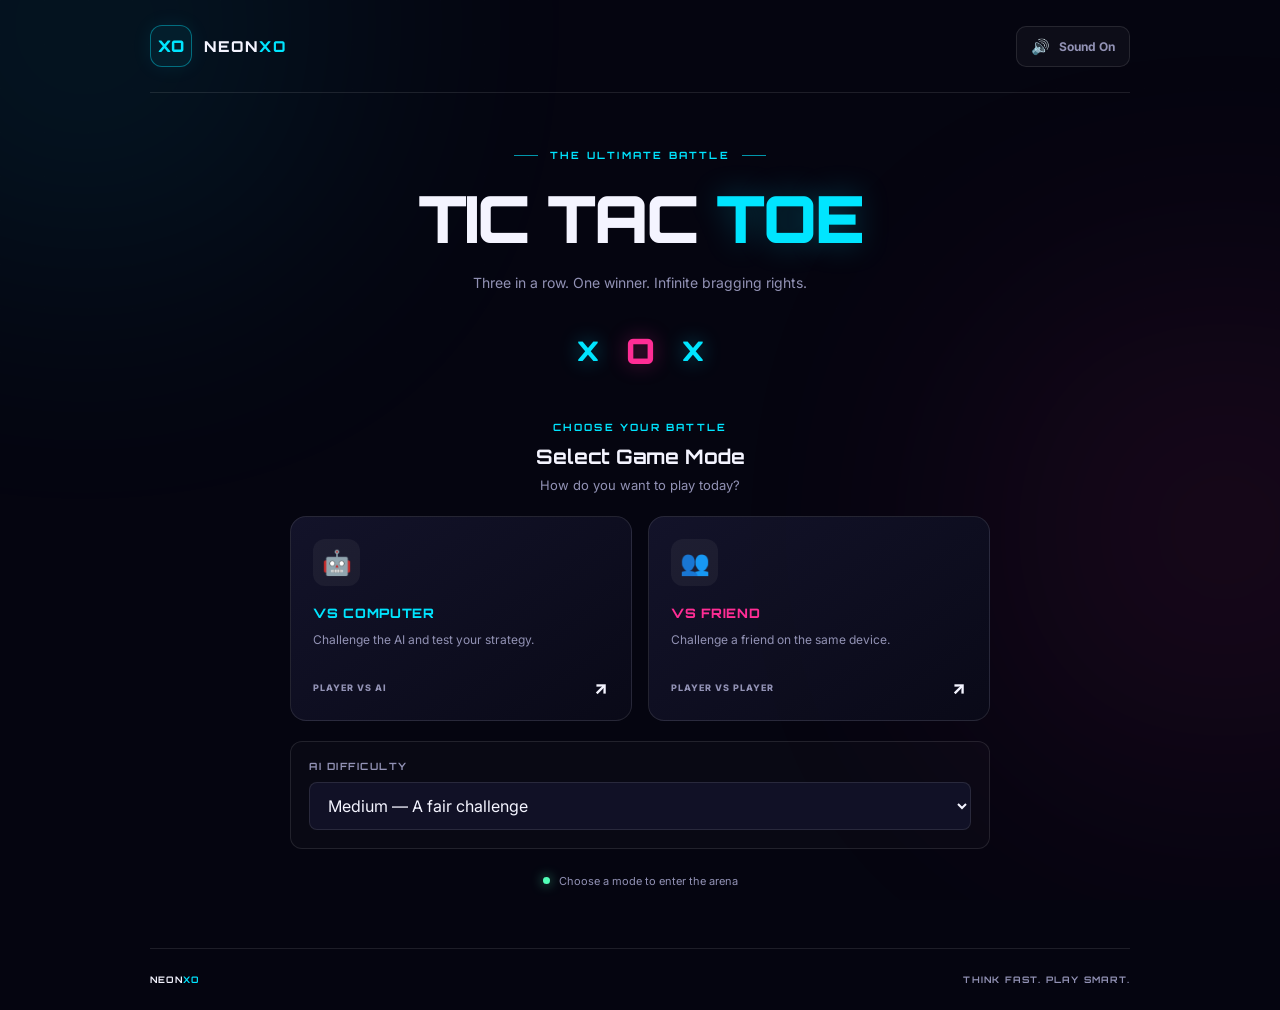
<file: index.html>
<!DOCTYPE html>
<html lang="en">
<head>
  <meta charset="UTF-8">
  <meta name="viewport" content="width=device-width, initial-scale=1.0">
  <meta name="theme-color" content="#050510">
  <meta name="description" content="XO Overdrive — a neon Tic Tac Toe game.">
  <title>XO Overdrive</title>

  <link rel="preconnect" href="https://fonts.googleapis.com">
  <link rel="preconnect" href="https://fonts.gstatic.com" crossorigin>
  <link href="https://fonts.googleapis.com/css2?family=Orbitron:wght@400;500;600;700;800;900&family=Inter:wght@400;500;600;700&display=swap" rel="stylesheet">

  <link rel="stylesheet" href="./tictactoe.css">
</head>

<body>
  <div class="background-effects" aria-hidden="true">
    <div class="glow glow-blue"></div>
    <div class="glow glow-pink"></div>
    <div class="grid-overlay"></div>
  </div>

  <main class="app">
    <header class="topbar">
      <a class="brand" href="#" aria-label="XO Overdrive home">
        <span class="brand-mark">XO</span>
        <span class="brand-name">NEON<span>XO</span></span>
      </a>

      <button
        id="muteBtn"
        class="sound-btn"
        type="button"
        aria-pressed="false"
        aria-label="Mute sound"
      >
        <span id="soundIcon">🔊</span>
        <span id="soundLabel">Sound On</span>
      </button>
    </header>

    <!-- Main menu -->
    <section id="modeScreen" class="screen mode-screen">
      <div class="hero">
        <div class="eyebrow">
          <span class="eyebrow-line"></span>
          THE ULTIMATE BATTLE
          <span class="eyebrow-line"></span>
        </div>

        <h1 class="hero-title">
          TIC TAC <span>TOE</span>
        </h1>

        <p class="hero-description">
          Three in a row. One winner. Infinite bragging rights.
        </p>

        <div class="hero-decoration" aria-hidden="true">
          <span class="deco-x">X</span>
          <span class="deco-o">O</span>
          <span class="deco-x">X</span>
        </div>
      </div>

      <div class="mode-heading">
        <span class="section-kicker">CHOOSE YOUR BATTLE</span>
        <h2>Select Game Mode</h2>
        <p>How do you want to play today?</p>
      </div>

      <div class="mode-cards">
        <button id="aiModeBtn" class="mode-card ai-card" type="button">
          <span class="mode-card-icon">🤖</span>
          <span class="mode-card-title">VS COMPUTER</span>
          <span class="mode-card-description">
            Challenge the AI and test your strategy.
          </span>
          <span class="mode-card-footer">
            <span>PLAYER VS AI</span>
            <span class="arrow">↗</span>
          </span>
        </button>

        <button id="humanModeBtn" class="mode-card human-card" type="button">
          <span class="mode-card-icon">👥</span>
          <span class="mode-card-title">VS FRIEND</span>
          <span class="mode-card-description">
            Challenge a friend on the same device.
          </span>
          <span class="mode-card-footer">
            <span>PLAYER VS PLAYER</span>
            <span class="arrow">↗</span>
          </span>
        </button>
      </div>

      <div class="difficulty-panel">
        <label for="difficulty">AI DIFFICULTY</label>
        <select id="difficulty">
          <option value="easy">Easy — Just for fun</option>
          <option value="medium" selected>Medium — A fair challenge</option>
          <option value="hard">Hard — Unbeatable strategy</option>
        </select>
      </div>

      <p class="menu-hint">
        <span class="hint-dot"></span>
        Choose a mode to enter the arena
      </p>
    </section>

    <!-- Game screen -->
    <section id="gameScreen" class="screen game-screen" hidden>
      <div class="game-heading">
        <div>
          <div class="section-kicker">THE ARENA IS YOURS</div>
          <h1 class="game-title">XO <span>ARENA</span></h1>
          <p id="modeLabel" class="mode-label">PLAYER VS COMPUTER</p>
        </div>

        <button id="backToMenuBtn" class="icon-btn" type="button" aria-label="Back to menu" title="Back to menu">
          ←
        </button>
      </div>

      <div class="scoreboard">
        <div class="score-card score-x">
          <span class="score-symbol">X</span>
          <span class="score-player">PLAYER X</span>
          <strong id="xScore">0</strong>
        </div>

        <div class="score-card score-draw">
          <span class="score-symbol">＝</span>
          <span class="score-player">DRAWS</span>
          <strong id="drawScore">0</strong>
        </div>

        <div class="score-card score-o">
          <span class="score-symbol">O</span>
          <span id="oLabel" class="score-player">PLAYER O</span>
          <strong id="oScore">0</strong>
        </div>
      </div>

      <div class="arena">
        <div class="arena-top">
          <div class="live-indicator">
            <span class="live-dot"></span>
            LIVE MATCH
          </div>
          <span class="arena-tag">BEST OF YOUR STRATEGY</span>
        </div>

        <p id="status" class="status" aria-live="polite">
          Player X's turn
        </p>

        <div id="board" class="board" role="group" aria-label="Tic Tac Toe board">
          <button class="cell" data-index="0" type="button" aria-label="Row 1, column 1"></button>
          <button class="cell" data-index="1" type="button" aria-label="Row 1, column 2"></button>
          <button class="cell" data-index="2" type="button" aria-label="Row 1, column 3"></button>
          <button class="cell" data-index="3" type="button" aria-label="Row 2, column 1"></button>
          <button class="cell" data-index="4" type="button" aria-label="Row 2, column 2"></button>
          <button class="cell" data-index="5" type="button" aria-label="Row 2, column 3"></button>
          <button class="cell" data-index="6" type="button" aria-label="Row 3, column 1"></button>
          <button class="cell" data-index="7" type="button" aria-label="Row 3, column 2"></button>
          <button class="cell" data-index="8" type="button" aria-label="Row 3, column 3"></button>
        </div>

        <div class="board-legend">
          <span><i class="legend-x">X</i> PLAYER X</span>
          <span class="legend-divider"></span>
          <span><i class="legend-o">O</i> PLAYER O</span>
        </div>
      </div>

      <div class="game-actions">
        <button id="newRoundBtn" class="primary-btn" type="button">
          <span>↻</span> New Round
        </button>
        <button id="changeModeBtn" class="secondary-btn" type="button">
          Change Mode
        </button>
        <button id="resetScoresBtn" class="secondary-btn reset-btn" type="button">
          Reset Scores
        </button>
      </div>

      <!-- Background music -->
      <section class="music-panel" aria-label="Background music">
        <div class="music-info">
          <span class="music-icon">♫</span>
          <div>
            <span class="music-kicker">ARENA SOUNDTRACK</span>
            <p>Background Music</p>
            <span id="musicStatus" class="music-status" aria-live="polite">
              Starts when your game begins
            </span>
          </div>
        </div>

        <div class="music-controls">
          <button id="musicToggleBtn" class="music-toggle" type="button">
            ▶ Play Music
          </button>
          <label class="volume-control" for="musicVolume">
            <span>VOL</span>
            <input id="musicVolume" type="range" min="0" max="100" value="30">
          </label>
        </div>
      </section>

      <audio id="backgroundMusic" preload="auto" loop>
        <source src="./music.mp3" type="audio/mpeg">
        Your browser does not support audio.
      </audio>

      <section class="stats-section">
        <div class="section-heading">
          <div>
            <span class="section-kicker">YOUR PERFORMANCE</span>
            <h2>Match Statistics</h2>
          </div>
          <span class="stats-icon">▥</span>
        </div>

        <div class="stats-grid">
          <div class="stat-card">
            <span>Total Games</span>
            <strong id="totalGames">0</strong>
          </div>
          <div class="stat-card">
            <span>X Wins</span>
            <strong id="xWinsStat" class="text-blue">0</strong>
          </div>
          <div class="stat-card">
            <span>O Wins</span>
            <strong id="oWinsStat" class="text-pink">0</strong>
          </div>
          <div class="stat-card">
            <span>Draws</span>
            <strong id="drawsStat">0</strong>
          </div>
          <div class="stat-card stat-wide">
            <span>Player X Win Rate</span>
            <strong id="winRateStat">0%</strong>
          </div>
        </div>
      </section>

      <section class="history-section">
        <div class="section-heading">
          <div>
            <span class="section-kicker">RECENT BATTLES</span>
            <h2>Match History</h2>
          </div>
          <button id="clearHistoryBtn" class="text-btn" type="button">
            Clear history
          </button>
        </div>

        <div id="historyList" class="history-list">
          <div class="empty-history">
            <span>⌁</span>
            <p>No matches recorded yet.</p>
            <small>Your recent results will appear here.</small>
          </div>
        </div>
      </section>
    </section>

    <footer class="footer">
      <span>NEON<span class="footer-x">XO</span></span>
      <span>THINK FAST. PLAY SMART.</span>
    </footer>
  </main>

  <!-- Win / draw celebration -->
  <div id="celebration" class="celebration-overlay" hidden>
    <div class="confetti-layer" id="confettiLayer" aria-hidden="true"></div>

    <section class="celebration-card" role="dialog" aria-modal="true" aria-labelledby="celebrationTitle">
      <button id="celebrationCloseBtn" class="celebration-close" type="button" aria-label="Close celebration">
        ×
      </button>

      <div id="celebrationIcon" class="celebration-icon">🏆</div>
      <span id="celebrationEyebrow" class="celebration-eyebrow">VICTORY</span>
      <h2 id="celebrationTitle">PLAYER X WINS!</h2>
      <p id="celebrationMessage">An incredible move. The arena is yours.</p>

      <button id="playAgainBtn" class="primary-btn celebration-play-btn" type="button">
        Play Again <span>↗</span>
      </button>
    </section>
  </div>

  <script src="./tictactoe.js"></script>
</body>
</html>
</file>
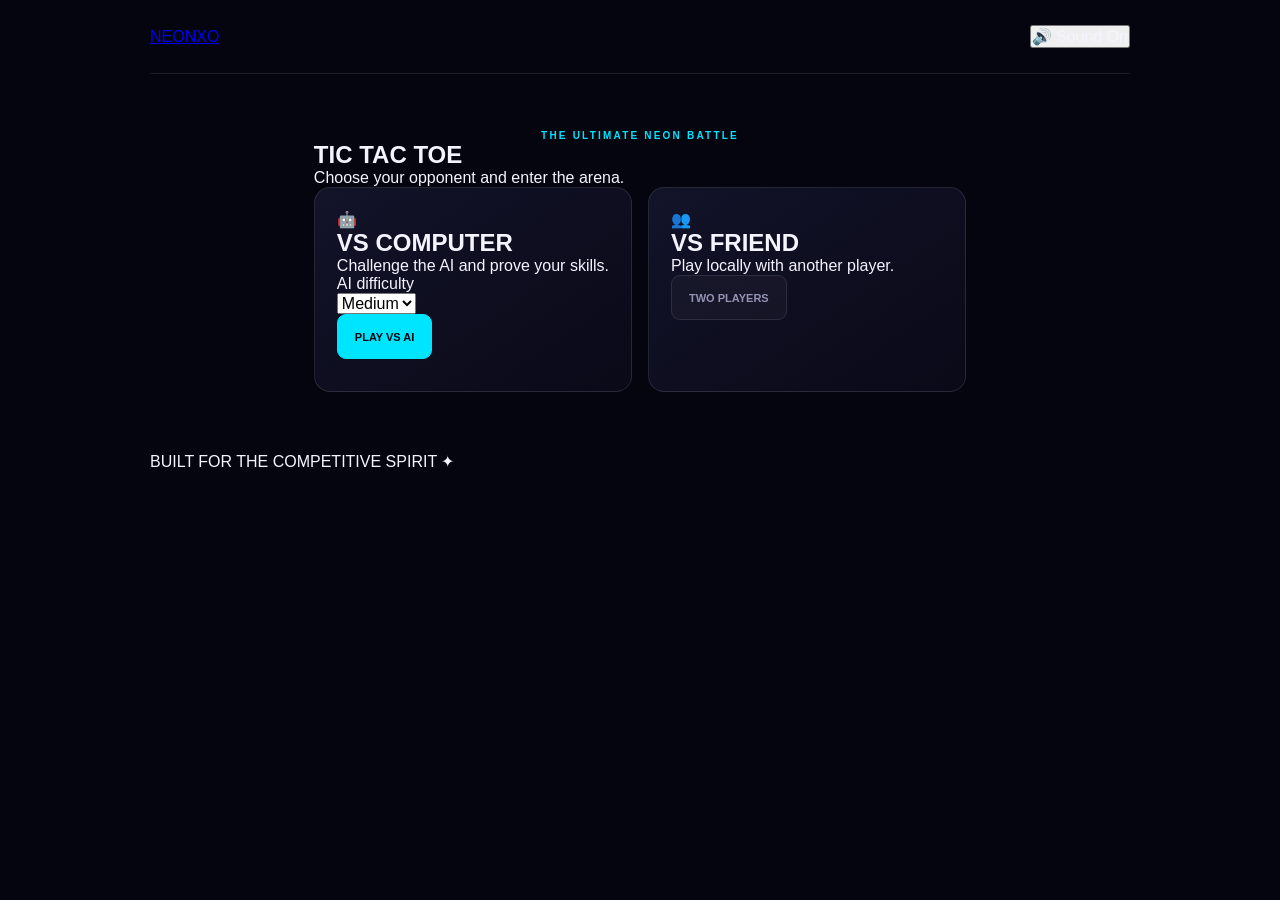
<file: tictactoe.html>
<!DOCTYPE html>
<html lang="en">
<head>
    <meta charset="UTF-8" />
    <meta name="viewport" content="width=device-width, initial-scale=1.0" />
    <title>Neon Tic Tac Toe</title>
    <link rel="stylesheet" href="./tictactoe.css" />
</head>
<body>
    <main class="app">
        <header class="topbar">
            <a class="logo" href="#">NEON<span>XO</span></a>
            <button id="muteBtn" class="mute-btn" type="button" aria-pressed="false">
                🔊 Sound On
            </button>
        </header>

        <section id="modeScreen" class="mode-screen">
            <p class="eyebrow">THE ULTIMATE NEON BATTLE</p>
            <h1>TIC TAC <span>TOE</span></h1>
            <p class="subtitle">Choose your opponent and enter the arena.</p>

            <div class="mode-cards">
                <article class="mode-card">
                    <div class="mode-icon">🤖</div>
                    <h2>VS COMPUTER</h2>
                    <p>Challenge the AI and prove your skills.</p>

                    <label for="difficulty">AI difficulty</label>
                    <select id="difficulty">
                        <option value="easy">Easy</option>
                        <option value="medium" selected>Medium</option>
                        <option value="hard">Hard</option>
                    </select>

                    <button id="aiModeBtn" class="primary-btn" type="button">
                        PLAY VS AI
                    </button>
                </article>

                <article class="mode-card">
                    <div class="mode-icon">👥</div>
                    <h2>VS FRIEND</h2>
                    <p>Play locally with another player.</p>
                    <div class="mode-spacer"></div>
                    <button id="humanModeBtn" class="secondary-btn" type="button">
                        TWO PLAYERS
                    </button>
                </article>
            </div>
        </section>

        <section id="gameScreen" class="game-screen" hidden>
            <div class="game-heading">
                <p class="eyebrow">THE BATTLE IS ON</p>
                <h1>NEON <span>ARENA</span></h1>
                <p id="modeLabel" class="subtitle">VS COMPUTER</p>
            </div>

            <div class="scoreboard">
                <div class="score-card x-score">
                    <span class="player-label">PLAYER X</span>
                    <strong id="xScore">0</strong>
                </div>
                <div class="score-card draw-score">
                    <span class="player-label">DRAWS</span>
                    <strong id="drawScore">0</strong>
                </div>
                <div class="score-card o-score">
                    <span class="player-label" id="oLabel">PLAYER O</span>
                    <strong id="oScore">0</strong>
                </div>
            </div>

            <div class="arena">
                <p id="status" class="status" aria-live="polite">PLAYER X'S TURN</p>

                <div id="board" class="board" role="group" aria-label="Tic Tac Toe board">
                    <button class="cell" data-index="0" aria-label="Cell 1"></button>
                    <button class="cell" data-index="1" aria-label="Cell 2"></button>
                    <button class="cell" data-index="2" aria-label="Cell 3"></button>
                    <button class="cell" data-index="3" aria-label="Cell 4"></button>
                    <button class="cell" data-index="4" aria-label="Cell 5"></button>
                    <button class="cell" data-index="5" aria-label="Cell 6"></button>
                    <button class="cell" data-index="6" aria-label="Cell 7"></button>
                    <button class="cell" data-index="7" aria-label="Cell 8"></button>
                    <button class="cell" data-index="8" aria-label="Cell 9"></button>
                </div>

                <div class="game-actions">
                    <button id="newRoundBtn" class="primary-btn" type="button">
                        ↻ NEW ROUND
                    </button>
                    <button id="changeModeBtn" class="secondary-btn" type="button">
                        CHANGE MODE
                    </button>
                    <button id="resetScoresBtn" class="text-btn" type="button">
                        RESET STATS
                    </button>
                </div>
            </div>

            <section class="stats-section">
                <div class="section-heading">
                    <div>
                        <p class="eyebrow">YOUR PERFORMANCE</p>
                        <h2>GAME <span>STATS</span></h2>
                    </div>
                    <span id="totalGames" class="total-badge">0 GAMES</span>
                </div>

                <div class="stats-grid">
                    <article class="stat-card">
                        <span>PLAYER X WINS</span>
                        <strong id="xWinsStat">0</strong>
                    </article>
                    <article class="stat-card">
                        <span>PLAYER O WINS</span>
                        <strong id="oWinsStat">0</strong>
                    </article>
                    <article class="stat-card">
                        <span>DRAWS</span>
                        <strong id="drawsStat">0</strong>
                    </article>
                    <article class="stat-card">
                        <span>X WIN RATE</span>
                        <strong id="winRateStat">0%</strong>
                    </article>
                </div>

                <div class="history-panel">
                    <div class="history-heading">
                        <h3>RECENT MATCHES</h3>
                        <button id="clearHistoryBtn" class="text-btn" type="button">
                            CLEAR HISTORY
                        </button>
                    </div>
                    <ul id="historyList" class="history-list">
                        <li class="empty-history">Your completed matches will appear here.</li>
                    </ul>
                </div>
            </section>
        </section>

        <footer>BUILT FOR THE COMPETITIVE SPIRIT <span>✦</span></footer>
    </main>

    <div id="celebration" class="celebration" hidden>
        <div class="celebration-card">
            <div id="celebrationIcon" class="celebration-icon">🏆</div>
            <p id="celebrationEyebrow" class="eyebrow">MATCH COMPLETE</p>
            <h2 id="celebrationTitle">VICTORY!</h2>
            <p id="celebrationMessage">Amazing game!</p>
            <div class="celebration-actions">
                <button id="playAgainBtn" class="primary-btn" type="button">
                    PLAY AGAIN
                </button>
                <button id="celebrationCloseBtn" class="secondary-btn" type="button">
                    VIEW STATS
                </button>
            </div>
        </div>
        <div id="confettiLayer" class="confetti-layer" aria-hidden="true"></div>
    </div>

    <script src="./tictactoe.js"></script>
</body>
</html>
</file>
<file: tictactoe.css>
:root {
  --bg: #050510;
  --panel: #0d0d20;
  --panel-light: #12122a;
  --blue: #00e5ff;
  --pink: #ff2d95;
  --purple: #a855f7;
  --text: #f4f4ff;
  --muted: #9292b5;
  --border: rgba(255, 255, 255, 0.1);
  --green: #52ffb8;
}

* {
  box-sizing: border-box;
  margin: 0;
  padding: 0;
}

html {
  min-height: 100%;
  scroll-behavior: smooth;
}

body {
  min-height: 100vh;
  background: var(--bg);
  color: var(--text);
  font-family: "Inter", sans-serif;
  overflow-x: hidden;
}

button,
select,
input {
  font: inherit;
}

button {
  color: inherit;
}

button:focus-visible,
select:focus-visible,
input:focus-visible {
  outline: 2px solid var(--blue);
  outline-offset: 4px;
}

button:disabled {
  cursor: not-allowed;
}

[hidden] {
  display: none !important;
}

.background-effects {
  position: fixed;
  inset: 0;
  overflow: hidden;
  pointer-events: none;
  z-index: -1;
}

.glow {
  position: absolute;
  width: 430px;
  height: 430px;
  border-radius: 50%;
  filter: blur(140px);
  opacity: 0.12;
}

.glow-blue {
  top: -190px;
  left: -130px;
  background: var(--blue);
}

.glow-pink {
  right: -160px;
  top: 35%;
  background: var(--pink);
}

.grid-overlay {
  position: absolute;
  inset: 0;
  opacity: 0.15;
  background-image:
    linear-gradient(rgba(255, 255, 255, 0.025) 1px, transparent 1px),
    linear-gradient(90deg, rgba(255, 255, 255, 0.025) 1px, transparent 1px);
  background-size: 44px 44px;
  mask-image: linear-gradient(to bottom, black, transparent 90%);
}

.app {
  width: min(100% - 36px, 980px);
  margin: 0 auto;
  min-height: 100vh;
  display: flex;
  flex-direction: column;
}

.topbar {
  display: flex;
  align-items: center;
  justify-content: space-between;
  padding: 25px 0;
  border-bottom: 1px solid var(--border);
}

.brand {
  display: inline-flex;
  align-items: center;
  gap: 12px;
  color: var(--text);
  text-decoration: none;
}

.brand-mark {
  width: 42px;
  height: 42px;
  display: grid;
  place-items: center;
  border: 1px solid rgba(0, 229, 255, 0.4);
  border-radius: 12px;
  color: var(--blue);
  background: rgba(0, 229, 255, 0.06);
  font-family: "Orbitron", sans-serif;
  font-weight: 900;
  box-shadow: 0 0 20px rgba(0, 229, 255, 0.08);
}

.brand-name {
  font-family: "Orbitron", sans-serif;
  font-weight: 800;
  letter-spacing: 2px;
  font-size: 15px;
}

.brand-name span {
  color: var(--blue);
}

.sound-btn {
  display: inline-flex;
  align-items: center;
  gap: 9px;
  padding: 10px 14px;
  border: 1px solid var(--border);
  border-radius: 10px;
  background: rgba(255, 255, 255, 0.035);
  color: var(--muted);
  font-size: 12px;
  font-weight: 700;
  cursor: pointer;
  transition: 0.2s ease;
}

.sound-btn:hover {
  border-color: rgba(0, 229, 255, 0.4);
  color: var(--text);
}

.sound-btn #soundIcon {
  font-size: 15px;
}

.screen {
  width: 100%;
  animation: screenIn 0.45s ease both;
}

.mode-screen {
  max-width: 700px;
  margin: 0 auto;
  padding: 56px 0 60px;
}

.hero {
  text-align: center;
}

.eyebrow,
.section-kicker {
  color: var(--blue);
  font-family: "Orbitron", sans-serif;
  font-size: 10px;
  font-weight: 700;
  letter-spacing: 2.2px;
}

.eyebrow {
  display: flex;
  justify-content: center;
  align-items: center;
  gap: 12px;
}

.eyebrow-line {
  width: 24px;
  height: 1px;
  background: var(--blue);
  opacity: 0.65;
}

.hero-title {
  margin-top: 20px;
  font-family: "Orbitron", sans-serif;
  font-size: clamp(36px, 8vw, 65px);
  font-weight: 900;
  letter-spacing: -2px;
  line-height: 1.15;
}

.hero-title span {
  color: var(--blue);
  text-shadow: 0 0 30px rgba(0, 229, 255, 0.25);
}

.hero-description {
  margin-top: 15px;
  color: var(--muted);
  font-size: 14px;
  line-height: 1.7;
}

.hero-decoration {
  height: 72px;
  display: flex;
  justify-content: center;
  align-items: center;
  gap: 27px;
  margin: 20px 0 28px;
  font-family: "Orbitron", sans-serif;
  font-size: 27px;
  font-weight: 900;
}

.deco-x {
  color: var(--blue);
  text-shadow: 0 0 20px rgba(0, 229, 255, 0.4);
}

.deco-o {
  color: var(--pink);
  text-shadow: 0 0 20px rgba(255, 45, 149, 0.4);
  font-size: 35px;
}

.mode-heading {
  text-align: center;
  margin-bottom: 23px;
}

.mode-heading h2,
.section-heading h2 {
  margin-top: 9px;
  font-family: "Orbitron", sans-serif;
  font-size: 20px;
  font-weight: 700;
}

.mode-heading p {
  margin-top: 8px;
  color: var(--muted);
  font-size: 13px;
}

.mode-cards {
  display: grid;
  grid-template-columns: repeat(2, minmax(0, 1fr));
  gap: 16px;
}

.mode-card {
  min-height: 205px;
  padding: 22px;
  display: flex;
  flex-direction: column;
  align-items: flex-start;
  text-align: left;
  border: 1px solid var(--border);
  border-radius: 16px;
  background: linear-gradient(145deg, rgba(20, 20, 43, 0.94), rgba(10, 10, 24, 0.94));
  cursor: pointer;
  transition: transform 0.25s ease, border-color 0.25s ease, box-shadow 0.25s ease;
}

.mode-card:hover {
  transform: translateY(-4px);
}

.ai-card:hover {
  border-color: rgba(0, 229, 255, 0.55);
  box-shadow: 0 10px 40px rgba(0, 229, 255, 0.07);
}

.human-card:hover {
  border-color: rgba(255, 45, 149, 0.55);
  box-shadow: 0 10px 40px rgba(255, 45, 149, 0.07);
}

.mode-card-icon {
  width: 47px;
  height: 47px;
  display: grid;
  place-items: center;
  border-radius: 12px;
  background: rgba(255, 255, 255, 0.05);
  font-size: 24px;
}

.mode-card-title {
  margin-top: 19px;
  font-family: "Orbitron", sans-serif;
  font-size: 13px;
  font-weight: 800;
  letter-spacing: 0.7px;
}

.ai-card .mode-card-title {
  color: var(--blue);
}

.human-card .mode-card-title {
  color: var(--pink);
}

.mode-card-description {
  margin-top: 9px;
  color: var(--muted);
  font-size: 12px;
  line-height: 1.6;
}

.mode-card-footer {
  display: flex;
  width: 100%;
  align-items: center;
  justify-content: space-between;
  margin-top: auto;
  padding-top: 18px;
  color: var(--muted);
  font-size: 9px;
  font-weight: 800;
  letter-spacing: 1px;
}

.mode-card-footer .arrow {
  font-size: 18px;
  color: var(--text);
}

.difficulty-panel {
  display: flex;
  flex-direction: column;
  gap: 10px;
  margin-top: 20px;
  padding: 18px;
  border: 1px solid var(--border);
  border-radius: 12px;
  background: rgba(255, 255, 255, 0.02);
}

.difficulty-panel label {
  color: var(--muted);
  font-family: "Orbitron", sans-serif;
  font-size: 10px;
  font-weight: 700;
  letter-spacing: 1.5px;
}

.difficulty-panel select {
  width: 100%;
  padding: 12px 14px;
  border: 1px solid var(--border);
  border-radius: 8px;
  background: #111126;
  color: var(--text);
  cursor: pointer;
}

.menu-hint {
  display: flex;
  justify-content: center;
  align-items: center;
  gap: 9px;
  margin-top: 25px;
  color: var(--muted);
  font-size: 11px;
}

.hint-dot,
.live-dot {
  width: 7px;
  height: 7px;
  display: inline-block;
  border-radius: 50%;
  background: var(--green);
  box-shadow: 0 0 12px rgba(82, 255, 184, 0.7);
}

.game-screen {
  max-width: 720px;
  margin: 0 auto;
  padding: 38px 0 55px;
}

.game-heading {
  display: flex;
  align-items: center;
  justify-content: space-between;
  gap: 15px;
  margin-bottom: 23px;
}

.game-title {
  margin-top: 7px;
  font-family: "Orbitron", sans-serif;
  font-size: clamp(26px, 5vw, 35px);
  font-weight: 900;
  letter-spacing: -1px;
}

.game-title span {
  color: var(--blue);
}

.mode-label {
  margin-top: 7px;
  color: var(--muted);
  font-size: 10px;
  font-weight: 700;
  letter-spacing: 1.3px;
}

.icon-btn {
  width: 42px;
  height: 42px;
  border: 1px solid var(--border);
  border-radius: 10px;
  background: rgba(255, 255, 255, 0.035);
  color: var(--muted);
  font-size: 23px;
  cursor: pointer;
  transition: 0.2s ease;
}

.icon-btn:hover {
  color: var(--blue);
  border-color: var(--blue);
}

.scoreboard {
  display: grid;
  grid-template-columns: repeat(3, minmax(0, 1fr));
  gap: 12px;
  margin-bottom: 17px;
}

.score-card {
  min-width: 0;
  padding: 17px 10px;
  display: flex;
  flex-direction: column;
  align-items: center;
  gap: 6px;
  border: 1px solid var(--border);
  border-radius: 12px;
  background: rgba(13, 13, 32, 0.88);
}

.score-symbol {
  font-family: "Orbitron", sans-serif;
  font-size: 23px;
  font-weight: 900;
}

.score-x .score-symbol,
.text-blue {
  color: var(--blue);
}

.score-o .score-symbol,
.text-pink {
  color: var(--pink);
}

.score-draw .score-symbol {
  color: var(--purple);
}

.score-player {
  max-width: 100%;
  overflow-wrap: anywhere;
  color: var(--muted);
  font-size: 9px;
  font-weight: 800;
  letter-spacing: 1px;
  text-align: center;
}

.score-card strong {
  font-family: "Orbitron", sans-serif;
  font-size: 25px;
}

.arena {
  padding: 20px;
  border: 1px solid var(--border);
  border-radius: 16px;
  background: linear-gradient(150deg, rgba(15, 15, 35, 0.98), rgba(8, 8, 20, 0.98));
}

.arena-top {
  display: flex;
  align-items: center;
  justify-content: space-between;
  gap: 12px;
}

.live-indicator {
  display: flex;
  align-items: center;
  gap: 8px;
  color: var(--green);
  font-size: 9px;
  font-weight: 800;
  letter-spacing: 1.2px;
}

.arena-tag {
  color: var(--muted);
  font-size: 8px;
  font-weight: 700;
  letter-spacing: 0.8px;
  text-align: right;
}

.status {
  min-height: 27px;
  display: grid;
  place-items: center;
  margin: 22px 0 16px;
  color: var(--text);
  font-family: "Orbitron", sans-serif;
  font-size: 13px;
  font-weight: 700;
  text-align: center;
}

.board {
  width: min(100%, 390px);
  margin: 0 auto;
  display: grid;
  grid-template-columns: repeat(3, minmax(0, 1fr));
  gap: 10px;
}

.cell {
  aspect-ratio: 1;
  display: grid;
  place-items: center;
  border: 1px solid rgba(255, 255, 255, 0.1);
  border-radius: 12px;
  background: rgba(255, 255, 255, 0.025);
  font-family: "Orbitron", sans-serif;
  font-size: clamp(35px, 9vw, 58px);
  font-weight: 900;
  cursor: pointer;
  transition: background 0.2s ease, border-color 0.2s ease, transform 0.2s ease;
}

.cell:not(:disabled):hover {
  border-color: rgba(0, 229, 255, 0.5);
  background: rgba(0, 229, 255, 0.05);
}

.cell:disabled {
  cursor: default;
}

.cell.mark-x {
  color: var(--blue);
  text-shadow: 0 0 22px rgba(0, 229, 255, 0.25);
  animation: markIn 0.2s ease;
}

.cell.mark-o {
  color: var(--pink);
  text-shadow: 0 0 22px rgba(255, 45, 149, 0.25);
  animation: markIn 0.2s ease;
}

.cell.winning-cell {
  border-color: var(--green);
  background: rgba(82, 255, 184, 0.09);
  box-shadow: inset 0 0 22px rgba(82, 255, 184, 0.07), 0 0 15px rgba(82, 255, 184, 0.06);
}

.board-legend {
  display: flex;
  justify-content: center;
  align-items: center;
  gap: 18px;
  margin-top: 19px;
  color: var(--muted);
  font-size: 9px;
  font-weight: 800;
  letter-spacing: 1px;
}

.board-legend span {
  display: flex;
  align-items: center;
  gap: 6px;
}

.board-legend i {
  font-family: "Orbitron", sans-serif;
  font-size: 12px;
  font-style: normal;
}

.legend-x {
  color: var(--blue);
}

.legend-o {
  color: var(--pink);
}

.legend-divider {
  width: 1px;
  height: 14px;
  background: var(--border);
}

.game-actions {
  display: flex;
  flex-wrap: wrap;
  gap: 10px;
  margin-top: 15px;
}

.primary-btn,
.secondary-btn {
  min-height: 45px;
  padding: 12px 17px;
  display: inline-flex;
  align-items: center;
  justify-content: center;
  gap: 9px;
  border-radius: 9px;
  font-size: 11px;
  font-weight: 800;
  cursor: pointer;
  transition: transform 0.2s ease, background 0.2s ease, border-color 0.2s ease;
}

.primary-btn {
  border: 1px solid var(--blue);
  background: var(--blue);
  color: #040410;
}

.primary-btn:hover {
  transform: translateY(-2px);
  background: #62f0ff;
  box-shadow: 0 5px 22px rgba(0, 229, 255, 0.15);
}

.primary-btn span {
  font-size: 16px;
}

.secondary-btn {
  border: 1px solid var(--border);
  background: rgba(255, 255, 255, 0.03);
  color: var(--muted);
}

.secondary-btn:hover {
  border-color: rgba(255, 255, 255, 0.28);
  color: var(--text);
}

.reset-btn:hover {
  border-color: rgba(255, 45, 149, 0.5);
  color: var(--pink);
}

/* Background music panel */
.music-panel {
  display: flex;
  flex-wrap: wrap;
  align-items: center;
  justify-content: space-between;
  gap: 18px;
  margin-top: 18px;
  padding: 18px;
  border: 1px solid rgba(168, 85, 247, 0.22);
  border-radius: 13px;
  background: linear-gradient(120deg, rgba(168, 85, 247, 0.07), rgba(13, 13, 32, 0.8));
}

.music-info {
  display: flex;
  align-items: center;
  gap: 13px;
}

.music-icon {
  width: 43px;
  height: 43px;
  display: grid;
  place-items: center;
  border: 1px solid rgba(168, 85, 247, 0.35);
  border-radius: 11px;
  background: rgba(168, 85, 247, 0.1);
  color: #c084fc;
  font-size: 25px;
}

.music-kicker {
  color: #c084fc;
  font-family: "Orbitron", sans-serif;
  font-size: 9px;
  font-weight: 800;
  letter-spacing: 1.4px;
}

.music-info p {
  margin-top: 5px;
  font-size: 12px;
  font-weight: 700;
}

.music-status {
  display: inline-block;
  margin-top: 5px;
  color: var(--muted);
  font-size: 10px;
}

.music-controls {
  display: flex;
  align-items: center;
  flex-wrap: wrap;
  gap: 16px;
}

.music-toggle {
  padding: 10px 13px;
  border: 1px solid rgba(168, 85, 247, 0.4);
  border-radius: 8px;
  background: rgba(168, 85, 247, 0.12);
  color: #d8b4fe;
  font-size: 10px;
  font-weight: 800;
  cursor: pointer;
  transition: 0.2s ease;
}

.music-toggle:hover {
  border-color: #c084fc;
  background: rgba(168, 85, 247, 0.2);
}

.volume-control {
  display: flex;
  align-items: center;
  gap: 9px;
  color: var(--muted);
  font-size: 9px;
  font-weight: 800;
}

.volume-control input {
  width: 78px;
  accent-color: #c084fc;
  cursor: pointer;
}

.stats-section,
.history-section {
  margin-top: 32px;
}

.section-heading {
  display: flex;
  align-items: center;
  justify-content: space-between;
  gap: 12px;
  margin-bottom: 16px;
}

.section-heading h2 {
  font-size: 17px;
}

.stats-icon {
  color: var(--blue);
  font-size: 23px;
}

.stats-grid {
  display: grid;
  grid-template-columns: repeat(4, minmax(0, 1fr));
  gap: 10px;
}

.stat-card {
  min-width: 0;
  display: flex;
  flex-direction: column;
  gap: 10px;
  padding: 16px;
  border: 1px solid var(--border);
  border-radius: 11px;
  background: rgba(13, 13, 32, 0.75);
}

.stat-card > span {
  color: var(--muted);
  font-size: 10px;
}

.stat-card strong {
  font-family: "Orbitron", sans-serif;
  font-size: 22px;
}

.stat-wide {
  grid-column: span 4;
  flex-direction: row;
  align-items: center;
  justify-content: space-between;
}

.stat-wide strong {
  color: var(--blue);
}

.text-btn {
  border: none;
  background: transparent;
  color: var(--muted);
  font-size: 10px;
  cursor: pointer;
}

.text-btn:hover {
  color: var(--pink);
}

.history-list {
  display: flex;
  flex-direction: column;
  gap: 9px;
}

.empty-history {
  padding: 30px 15px;
  display: flex;
  flex-direction: column;
  align-items: center;
  border: 1px dashed var(--border);
  border-radius: 12px;
  text-align: center;
}

.empty-history > span {
  color: var(--purple);
  font-size: 25px;
}

.empty-history p {
  margin-top: 9px;
  font-size: 12px;
  font-weight: 700;
}

.empty-history small {
  margin-top: 6px;
  color: var(--muted);
  font-size: 10px;
}

.history-item {
  display: flex;
  align-items: center;
  justify-content: space-between;
  gap: 15px;
  padding: 14px 16px;
  border: 1px solid var(--border);
  border-radius: 10px;
  background: rgba(13, 13, 32, 0.7);
}

.history-main {
  display: flex;
  align-items: center;
  gap: 12px;
  min-width: 0;
}

.history-badge {
  width: 36px;
  height: 36px;
  flex: 0 0 auto;
  display: grid;
  place-items: center;
  border-radius: 10px;
  background: rgba(255, 255, 255, 0.05);
  font-family: "Orbitron", sans-serif;
  font-weight: 900;
}

.history-badge.x {
  color: var(--blue);
  background: rgba(0, 229, 255, 0.08);
}

.history-badge.o {
  color: var(--pink);
  background: rgba(255, 45, 149, 0.08);
}

.history-badge.draw {
  color: var(--purple);
  background: rgba(168, 85, 247, 0.08);
}

.history-title {
  font-size: 11px;
  font-weight: 700;
}

.history-meta {
  margin-top: 5px;
  color: var(--muted);
  font-size: 9px;
  line-height: 1.5;
}

.history-result {
  flex: 0 0 auto;
  color: var(--muted);
  font-size: 9px;
  font-weight: 800;
  text-align: right;
}

.history-result.win {
  color: var(--green);
}

.history-result.draw {
  color: var(--purple);
}

.footer {
  display: flex;
  justify-content: space-between;
  gap: 15px;
  margin-top: auto;
  padding: 25px 0;
  border-top: 1px solid var(--border);
  color: var(--muted);
  font-family: "Orbitron", sans-serif;
  font-size: 9px;
  font-weight: 700;
  letter-spacing: 1.2px;
}

.footer > span:first-child {
  color: var(--text);
}

.footer-x {
  color: var(--blue);
}

/* Celebration modal */
.celebration-overlay {
  position: fixed;
  inset: 0;
  z-index: 20;
  display: grid;
  place-items: center;
  overflow: hidden;
  padding: 20px;
  background: rgba(2, 2, 12, 0.84);
  backdrop-filter: blur(9px);
}

.celebration-card {
  position: relative;
  z-index: 2;
  width: min(100%, 410px);
  padding: 38px 28px 30px;
  border: 1px solid rgba(0, 229, 255, 0.24);
  border-radius: 20px;
  background: linear-gradient(150deg, #15152f, #090918);
  text-align: center;
  box-shadow: 0 20px 90px rgba(0, 0, 0, 0.45);
  animation: celebrationIn 0.35s ease both;
}

.celebration-close {
  position: absolute;
  top: 12px;
  right: 14px;
  width: 30px;
  height: 30px;
  border: 1px solid var(--border);
  border-radius: 8px;
  background: transparent;
  color: var(--muted);
  font-size: 21px;
  cursor: pointer;
}

.celebration-close:hover {
  color: var(--text);
}

.celebration-icon {
  margin-bottom: 14px;
  font-size: 54px;
}

.celebration-eyebrow {
  color: var(--blue);
  font-family: "Orbitron", sans-serif;
  font-size: 10px;
  font-weight: 800;
  letter-spacing: 2px;
}

.celebration-card h2 {
  margin-top: 12px;
  font-family: "Orbitron", sans-serif;
  font-size: clamp(22px, 6vw, 30px);
  font-weight: 900;
}

.celebration-card p {
  margin-top: 12px;
  color: var(--muted);
  font-size: 12px;
  line-height: 1.7;
}

.celebration-play-btn {
  width: 100%;
  margin-top: 25px;
}

.confetti-layer {
  position: absolute;
  inset: 0;
  overflow: hidden;
  pointer-events: none;
}

.confetti {
  position: absolute;
  top: -20px;
  width: 7px;
  height: 12px;
  background: var(--confetti-color, var(--blue));
  opacity: 0.9;
  animation: confettiFall var(--fall-duration, 3s) linear forwards;
}

@keyframes screenIn {
  from {
    opacity: 0;
    transform: translateY(10px);
  }
  to {
    opacity: 1;
    transform: translateY(0);
  }
}

@keyframes markIn {
  from {
    opacity: 0;
    transform: scale(0.6);
  }
  to {
    opacity: 1;
    transform: scale(1);
  }
}

@keyframes celebrationIn {
  from {
    opacity: 0;
    transform: scale(0.92) translateY(10px);
  }
  to {
    opacity: 1;
    transform: scale(1) translateY(0);
  }
}

@keyframes confettiFall {
  to {
    transform: translate3d(var(--drift, 0px), 105vh, 0) rotate(720deg);
    opacity: 0;
  }
}

@media (max-width: 650px) {
  .app {
    width: min(100% - 28px, 520px);
  }

  .topbar {
    padding: 18px 0;
  }

  .mode-screen {
    padding: 42px 0;
  }

  .hero-title {
    letter-spacing: -1.5px;
  }

  .mode-cards {
    gap: 11px;
  }

  .mode-card {
    min-height: 215px;
    padding: 15px;
  }

  .mode-card-title {
    font-size: 11px;
  }

  .mode-card-description {
    font-size: 11px;
  }

  .game-screen {
    padding-top: 28px;
  }

  .arena {
    padding: 14px;
  }

  .board {
    gap: 7px;
  }

  .cell {
    border-radius: 9px;
  }

  .game-actions {
    display: grid;
    grid-template-columns: 1fr 1fr;
  }

  .game-actions .primary-btn {
    grid-column: span 2;
  }

  .game-actions .secondary-btn {
    padding-inline: 8px;
  }

  .stats-grid {
    grid-template-columns: repeat(2, minmax(0, 1fr));
  }

  .stat-wide {
    grid-column: span 2;
  }

  .music-panel {
    align-items: flex-start;
  }

  .music-controls {
    width: 100%;
    justify-content: space-between;
  }

  .footer {
    font-size: 8px;
  }
}

@media (max-width: 380px) {
  .brand-name {
    font-size: 12px;
  }

  .sound-btn {
    padding: 9px;
    font-size: 10px;
  }

  .mode-cards {
    grid-template-columns: 1fr;
  }

  .mode-card {
    min-height: 180px;
  }

  .arena-tag {
    font-size: 7px;
  }

  .history-item {
    padding: 12px 10px;
  }
}

@media (prefers-reduced-motion: reduce) {
  *,
  *::before,
  *::after {
    scroll-behavior: auto !important;
    animation-duration: 0.01ms !important;
    animation-iteration-count: 1 !important;
    transition-duration: 0.01ms !important;
  }
}
</file>
